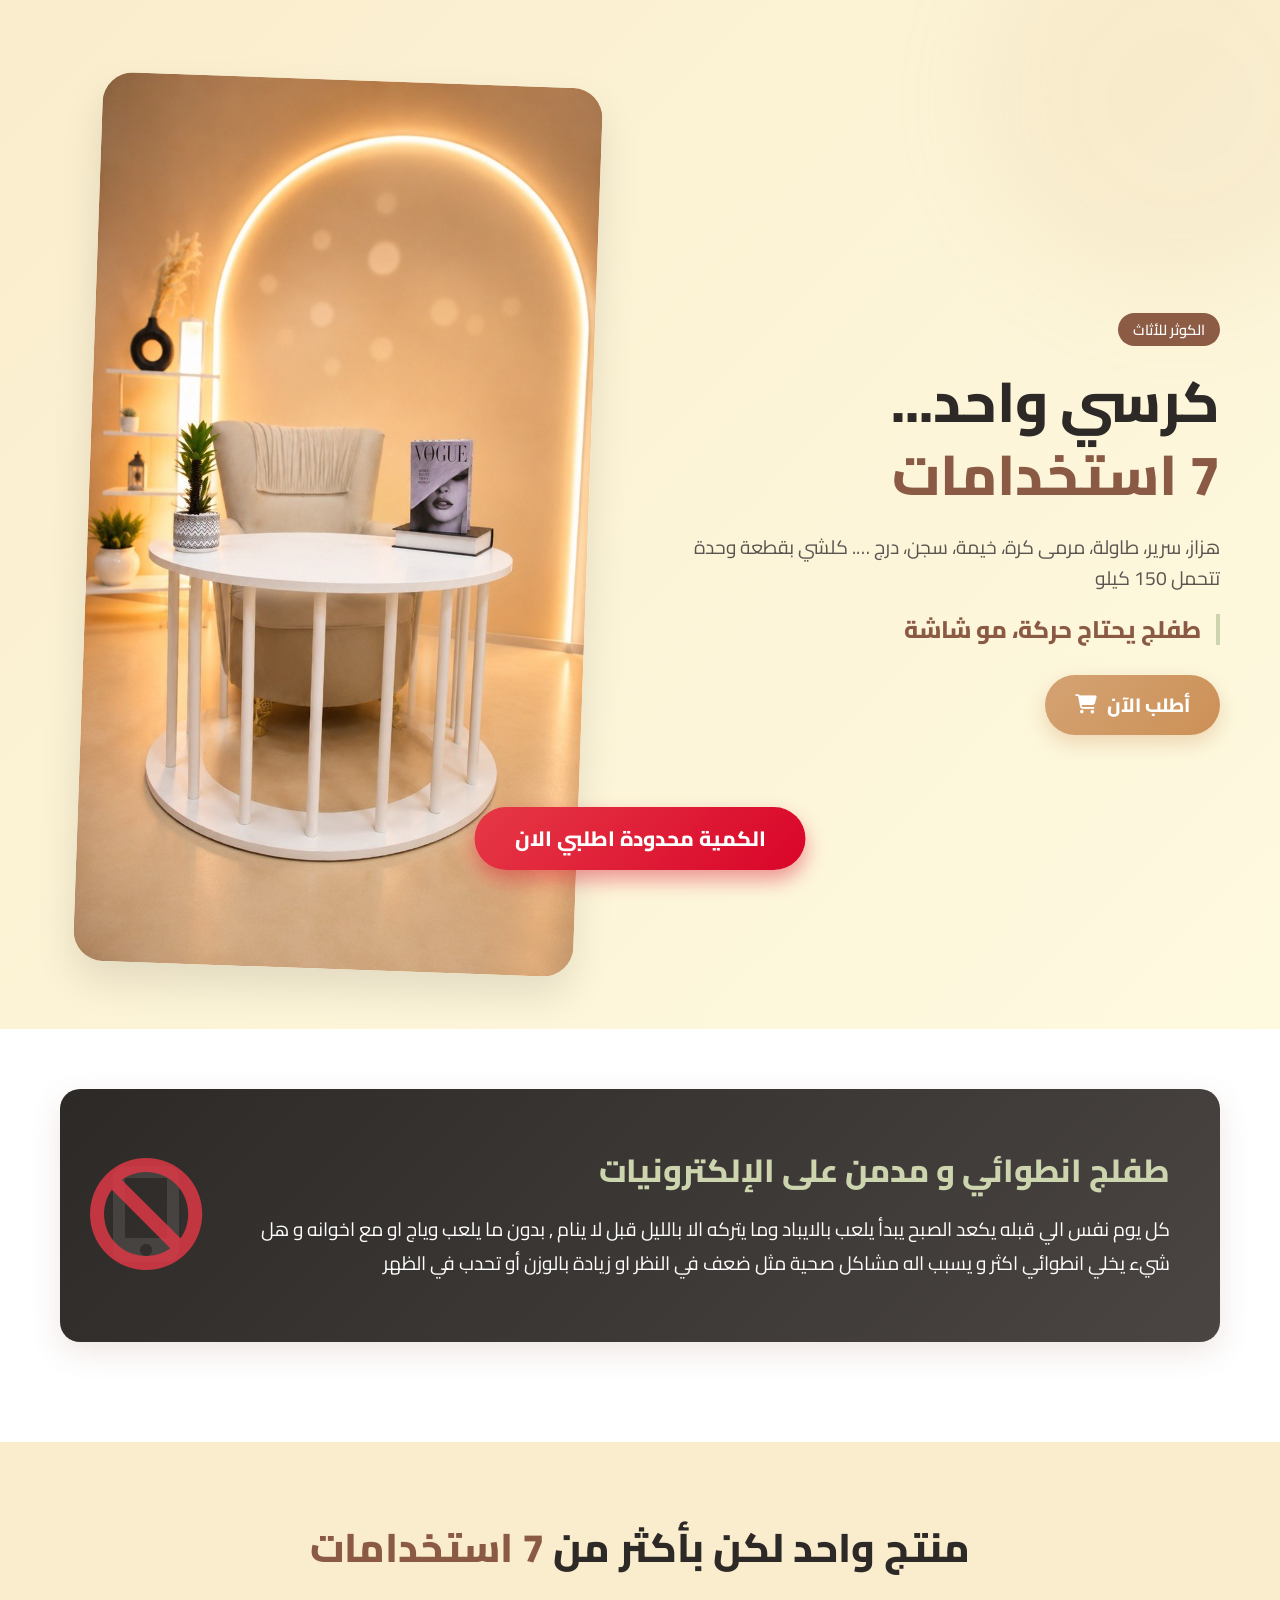
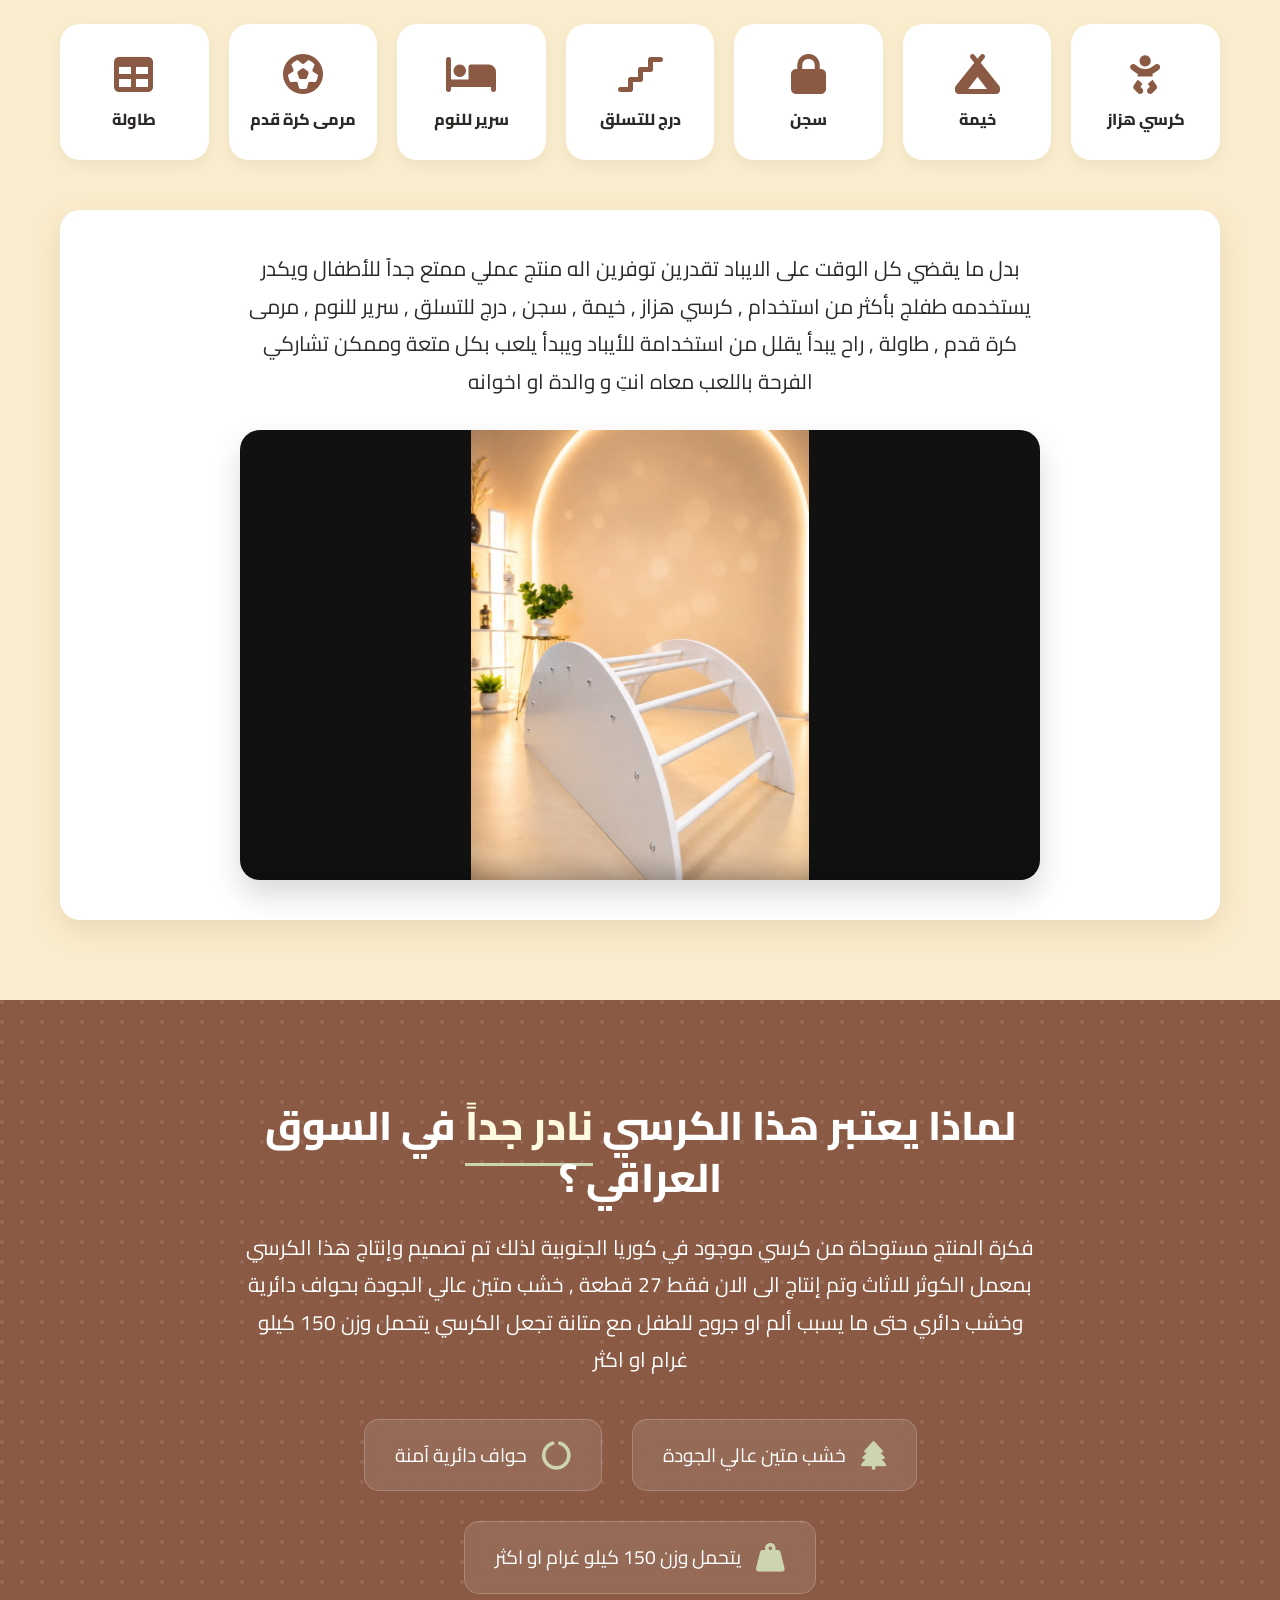
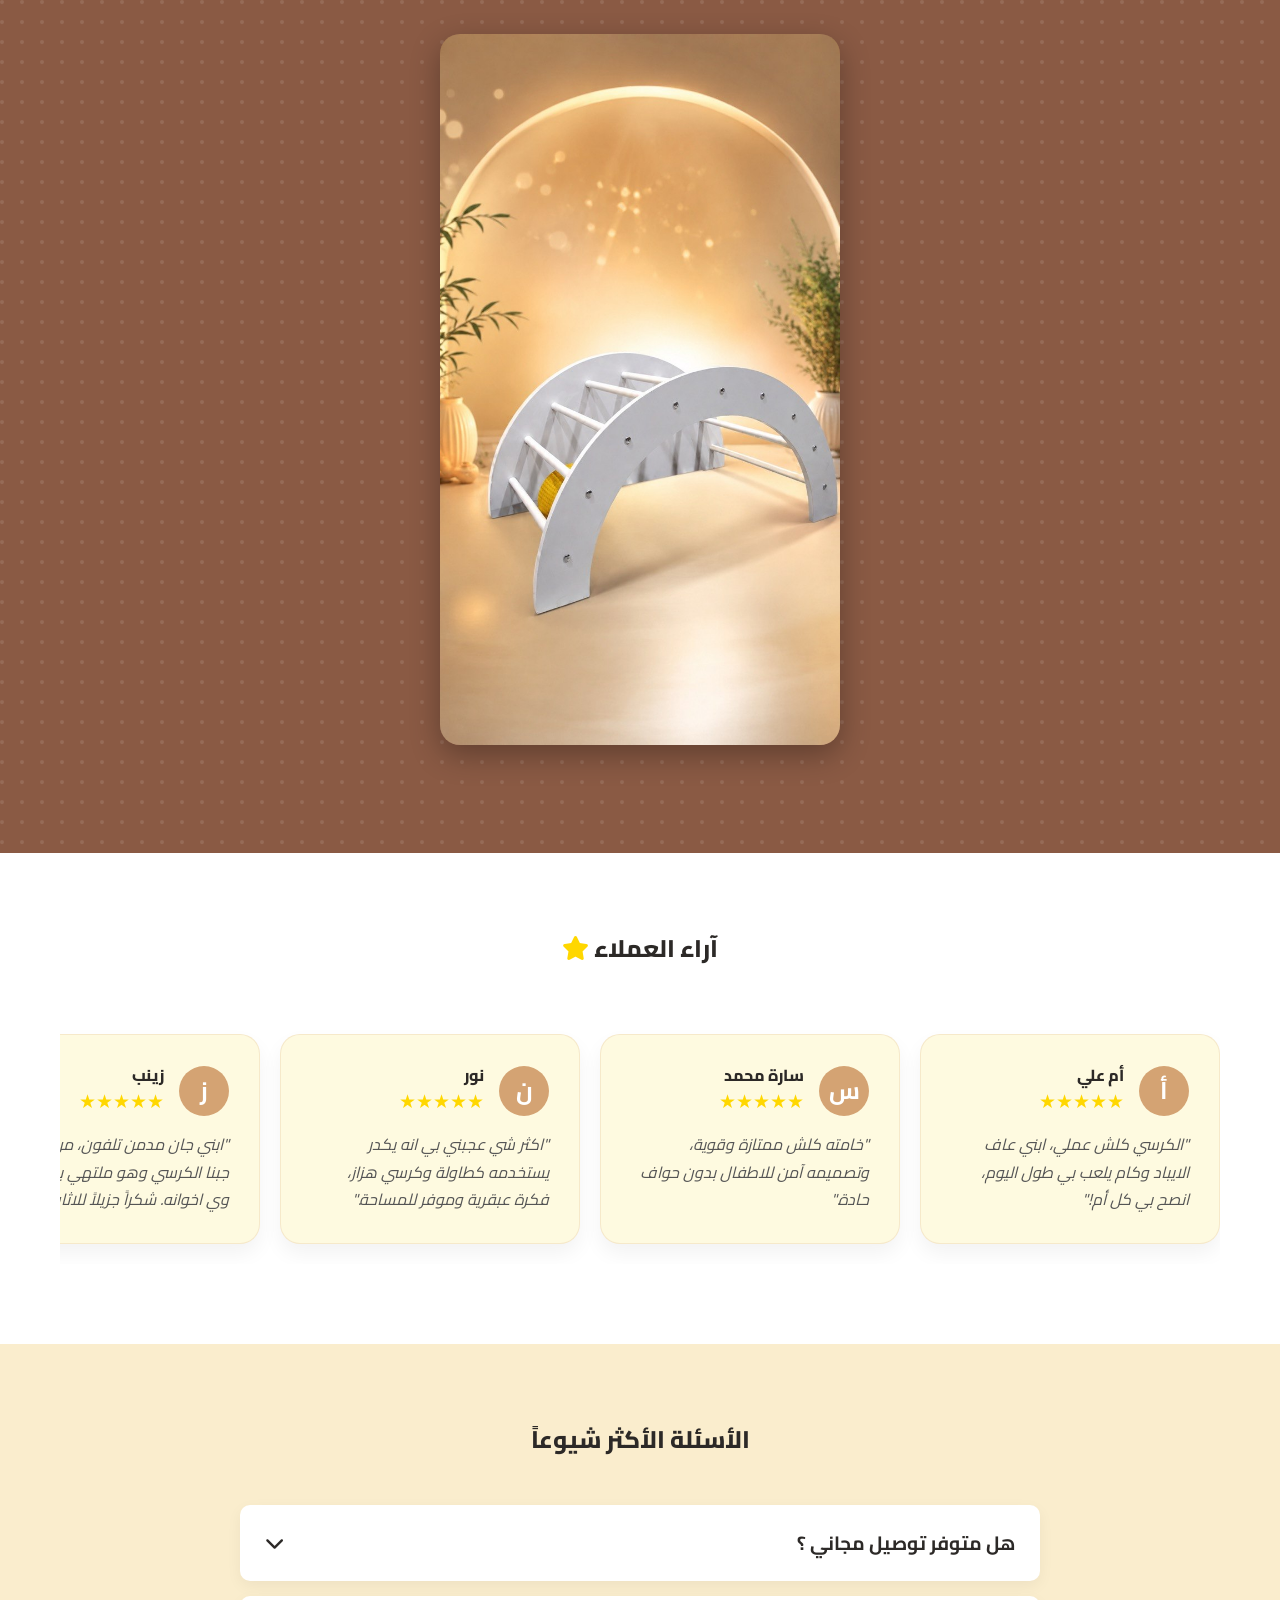
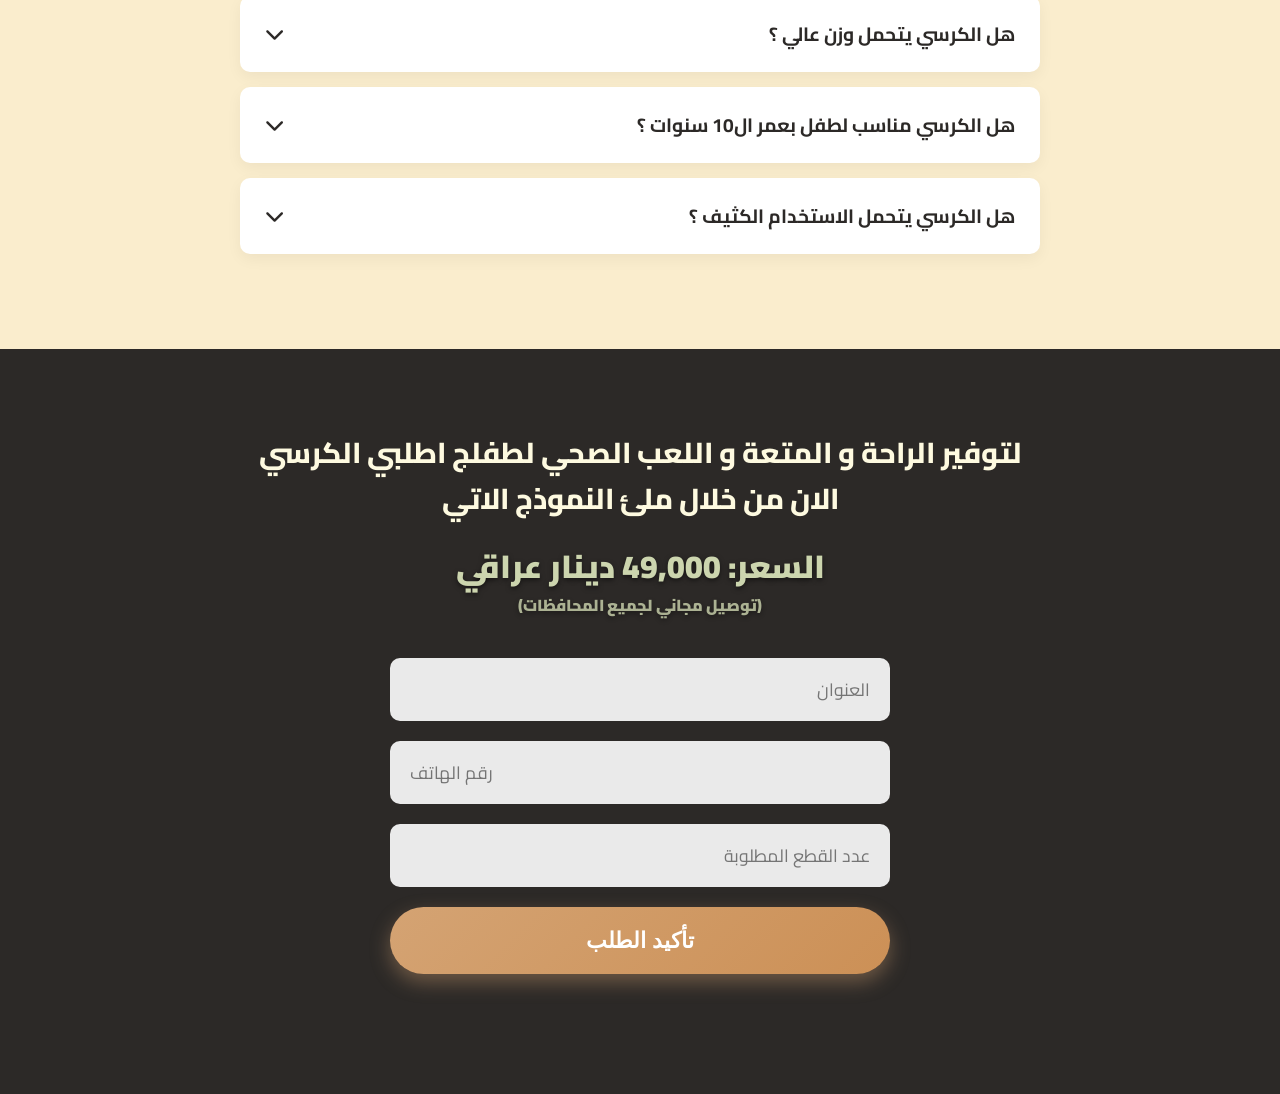
<file: index.html>
<!DOCTYPE html>
<html lang="ar" dir="rtl">
<head>
    <meta charset="UTF-8">
    <meta name="viewport" content="width=device-width, initial-scale=1.0">
    <title>صفحة هبوط الكوثر للأثاث ( كرسي الاطفال )</title>
    <meta name="description" content="كرسي واحد... 7 استخدامات. هزاز، سرير، طاولة، مرمى كرة، خيمة، سجن، درج.">
    <link href="https://fonts.googleapis.com/css2?family=Cairo:wght@400;600;800&display=swap" rel="stylesheet">
    <link rel="stylesheet" href="style.css">
    <!-- FontAwesome for icons -->
    <link rel="stylesheet" href="https://cdnjs.cloudflare.com/ajax/libs/font-awesome/6.4.0/css/all.min.css">
    
    <!-- Meta Pixel Code -->
    <script>
    !function(f,b,e,v,n,t,s)
    {if(f.fbq)return;n=f.fbq=function(){n.callMethod?
    n.callMethod.apply(n,arguments):n.queue.push(arguments)};
    if(!f._fbq)f._fbq=n;n.push=n;n.loaded=!0;n.version='2.0';
    n.queue=[];t=b.createElement(e);t.async=!0;
    t.src=v;s=b.getElementsByTagName(e)[0];
    s.parentNode.insertBefore(t,s)}(window, document,'script',
    'https://connect.facebook.net/en_US/fbevents.js');
    fbq('init', '29281560111445376');
    fbq('track', 'PageView');
    </script>
    <noscript><img height="1" width="1" style="display:none"
    src="https://www.facebook.com/tr?id=29281560111445376&ev=PageView&noscript=1"
    /></noscript>
    <!-- End Meta Pixel Code -->
</head>
<body>
    <!-- Header -->
    <header class="hero">
        <div class="container hero-content">
            <div class="hero-text">
                <span class="badge">الكوثر للأثاث</span>
                <h1>كرسي واحد... <span class="highlight">7 استخدامات</span></h1>
                <p class="subtitle">هزاز، سرير، طاولة، مرمى كرة، خيمة، سجن، درج …. كلشي بقطعة وحدة تتحمل 150 كيلو</p>
                <h3 class="slogan">طفلج يحتاج حركة، مو شاشة</h3>
                <a href="#order" class="btn btn-primary hide-on-mobile">أطلب الآن <i class="fas fa-shopping-cart"></i></a>
            </div>
            <div class="hero-image">
                <img src="photo_1_2026-08-29_02-19-34.jpg" alt="كرسي الاطفال متعدد الاستخدامات">
            </div>
        </div>
    </header>

    <!-- Problem Section -->
    <section class="problem-section">
        <div class="container">
            <div class="problem-card">
                <div class="problem-text">
                    <h2>طفلج انطوائي و مدمن على الإلكترونيات</h2>
                    <p>كل يوم نفس الي قبله يكعد الصبح يبدأ يلعب بالايباد وما يتركه الا بالليل قبل لا ينام , بدون ما يلعب وياج او مع اخوانه و هل شيء يخلي انطوائي اكثر و يسبب اله مشاكل صحية مثل ضعف في النظر او زيادة بالوزن أو تحدب في الظهر</p>
                </div>
                <div class="problem-icon">
                    <i class="fas fa-mobile-alt broken-icon"></i>
                </div>
            </div>
        </div>
    </section>

    <!-- Solution Section -->
    <section class="solution-section">
        <div class="container">
            <div class="section-title">
                <h2>منتج واحد لكن بأكثر من <span class="highlight">7 استخدامات</span></h2>
            </div>
            
            <div class="features-grid">
                <div class="feature">
                    <i class="fas fa-baby"></i>
                    <h4>كرسي هزاز</h4>
                </div>
                <div class="feature">
                    <i class="fas fa-campground"></i>
                    <h4>خيمة</h4>
                </div>
                <div class="feature">
                    <i class="fas fa-lock"></i>
                    <h4>سجن</h4>
                </div>
                <div class="feature">
                    <i class="fas fa-stairs"></i>
                    <h4>درج للتسلق</h4>
                </div>
                <div class="feature">
                    <i class="fas fa-bed"></i>
                    <h4>سرير للنوم</h4>
                </div>
                <div class="feature">
                    <i class="fas fa-futbol"></i>
                    <h4>مرمى كرة قدم</h4>
                </div>
                <div class="feature">
                    <i class="fas fa-table"></i>
                    <h4>طاولة</h4>
                </div>
            </div>

            <div class="solution-content">
                <p class="description">
                    بدل ما يقضي كل الوقت على الايباد تقدرين توفرين اله منتج عملي ممتع جداً للأطفال ويكدر يستخدمه طفلج بأكثر من استخدام , كرسي هزاز , خيمة , سجن , درج للتسلق , سرير للنوم , مرمى كرة قدم , طاولة , راح يبدأ يقلل من استخدامة للأيباد ويبدأ يلعب بكل متعة وممكن تشاركي الفرحة باللعب معاه انتِ و والدة او اخوانه
                </p>
                
                <div class="video-container" style="background: #111; box-shadow: 0 15px 30px rgba(0,0,0,0.15); display: flex; justify-content: center; align-items: center; border-radius: 20px; overflow: hidden; padding: 0;">
                    <video controls class="product-video" poster="photo_2_2026-08-29_02-19-35.jpg" style="width: 100%; max-height: 600px; object-fit: contain; outline: none; border-radius: 20px;">
                        <source src="IMG_5655.MP4" type="video/mp4">
                        متصفحك لا يدعم تشغيل الفيديو.
                    </video>
                </div>
            </div>
        </div>
    </section>

    <!-- Rarity Section -->
    <section class="rarity-section">
        <div class="container">
            <div class="rarity-content">
                <h2>لماذا يعتبر هذا الكرسي <span class="highlight-white">نادر جداً</span> في السوق العراقي ؟</h2>
                <p>فكرة المنتج مستوحاة من كرسي موجود في كوريا الجنوبية لذلك تم تصميم وإنتاج هذا الكرسي بمعمل الكوثر للاثاث وتم إنتاج الى الان فقط 27 قطعة , خشب متين عالي الجودة بحواف دائرية وخشب دائري حتى ما يسبب ألم او جروح للطفل مع متانة تجعل الكرسي يتحمل وزن 150 كيلو غرام او اكثر</p>
                <div class="specs">
                    <div class="spec-item">
                        <i class="fas fa-tree"></i>
                        <span>خشب متين عالي الجودة</span>
                    </div>
                    <div class="spec-item">
                        <i class="fas fa-circle-notch"></i>
                        <span>حواف دائرية آمنة</span>
                    </div>
                    <div class="spec-item">
                        <i class="fas fa-weight-hanging"></i>
                        <span>يتحمل وزن 150 كيلو غرام او اكثر</span>
                    </div>
                </div>
                <div style="margin-top: 40px;">
                    <img src="photo_3_2026-08-29_02-19-35.jpg" alt="تصميم الكرسي" style="width: 100%; max-width: 400px; border-radius: 20px; box-shadow: 0 10px 30px rgba(0,0,0,0.3);">
                </div>
            </div>
        </div>
    </section>

    <!-- Reviews Section -->
    <section class="reviews-section">
        <div class="container">
            <h2 class="section-title">آراء العملاء <i class="fas fa-star" style="color: gold;"></i></h2>
            <div class="reviews-carousel">
                <div class="review-card">
                    <div class="review-header">
                        <div class="avatar">أ</div>
                        <div>
                            <h4>أم علي</h4>
                            <div class="stars">★★★★★</div>
                        </div>
                    </div>
                    <p>"الكرسي كلش عملي، ابني عاف الايباد وكام يلعب بي طول اليوم، انصح بي كل أم!"</p>
                </div>
                <div class="review-card">
                    <div class="review-header">
                        <div class="avatar">س</div>
                        <div>
                            <h4>سارة محمد</h4>
                            <div class="stars">★★★★★</div>
                        </div>
                    </div>
                    <p>"خامته كلش ممتازة وقوية، وتصميمه آمن للاطفال بدون حواف حادة."</p>
                </div>
                <div class="review-card">
                    <div class="review-header">
                        <div class="avatar">ن</div>
                        <div>
                            <h4>نور</h4>
                            <div class="stars">★★★★★</div>
                        </div>
                    </div>
                    <p>"اكثر شي عجبني بي انه يكدر يستخدمه كطاولة وكرسي هزاز، فكرة عبقرية وموفر للمساحة."</p>
                </div>
                <div class="review-card">
                    <div class="review-header">
                        <div class="avatar">ز</div>
                        <div>
                            <h4>زينب</h4>
                            <div class="stars">★★★★★</div>
                        </div>
                    </div>
                    <p>"ابني جان مدمن تلفون، من يوم ما جبنا الكرسي وهو ملتهي بي ويلعب وي اخوانه. شكراً جزيلاً للاثاث الكوثر."</p>
                </div>
                <div class="review-card">
                    <div class="review-header">
                        <div class="avatar">م</div>
                        <div>
                            <h4>مريم</h4>
                            <div class="stars">★★★★★</div>
                        </div>
                    </div>
                    <p>"التوصيل جان سريع، والمنتج مطابق للصورة واكثر. متانة 10/10."</p>
                </div>
            </div>
        </div>
    </section>

    <!-- FAQ Section -->
    <section class="faq-section">
        <div class="container">
            <h2 class="section-title">الأسئلة الأكثر شيوعاً</h2>
            
            <div class="faq-container">
                <div class="faq-item">
                    <button class="faq-question">
                        هل متوفر توصيل مجاني ؟
                        <i class="fas fa-chevron-down"></i>
                    </button>
                    <div class="faq-answer">
                        <p>نعم متوفر توصيل مجاني لجميع محافظات العراق.</p>
                    </div>
                </div>
                
                <div class="faq-item">
                    <button class="faq-question">
                        هل الكرسي يتحمل وزن عالي ؟
                        <i class="fas fa-chevron-down"></i>
                    </button>
                    <div class="faq-answer">
                        <p>الكرسي يتحمل وزن يصل إلى 150 كيلو غرام.</p>
                    </div>
                </div>
                
                <div class="faq-item">
                    <button class="faq-question">
                        هل الكرسي مناسب لطفل بعمر ال10 سنوات ؟
                        <i class="fas fa-chevron-down"></i>
                    </button>
                    <div class="faq-answer">
                        <p>نعم الكرسي مناسب للاطفال من عمر 3 إلى 13 سنة.</p>
                    </div>
                </div>
                
                <div class="faq-item">
                    <button class="faq-question">
                        هل الكرسي يتحمل الاستخدام الكثيف ؟
                        <i class="fas fa-chevron-down"></i>
                    </button>
                    <div class="faq-answer">
                        <p>بالتأكيد الكرسي مصنوع من اجود انواع الخشب ويتحمل استخدام يصل إلى 15 سنة.</p>
                    </div>
                </div>
            </div>
        </div>
    </section>

    <!-- Footer CTA -->
    <footer id="order" class="footer">
        <div class="container">
            <h2 class="order-title">لتوفير الراحة و المتعة و اللعب الصحي لطفلج اطلبي الكرسي الان من خلال ملئ النموذج الاتي</h2>
            
            <div class="footer-price-tag">السعر: 49,000 دينار عراقي <span style="font-size: 1rem; opacity: 0.8; display: block;">(توصيل مجاني لجميع المحافظات)</span></div>
            
            <form class="order-form" id="orderForm">
                <input type="text" id="address" name="العنوان" placeholder="العنوان" required>
                <input type="tel" id="phone" name="رقم الهاتف" placeholder="رقم الهاتف" required>
                <input type="number" id="quantity" name="الكمية" placeholder="عدد القطع المطلوبة" min="1" required>
                <button type="submit" class="btn btn-primary btn-large">تأكيد الطلب</button>
            </form>

            <div id="successMessage" class="success-message" style="display: none;">
                <i class="fas fa-check-circle success-icon"></i>
                <h3>تمت عملية الطلب بنجاح</h3>
            </div>
        </div>
    </footer>

    <!-- Sticky CTA -->
    <a href="#order" class="sticky-cta">الكمية محدودة اطلبي الان</a>

    <script src="script.js?v=3"></script>
</body>
</html>
</file>
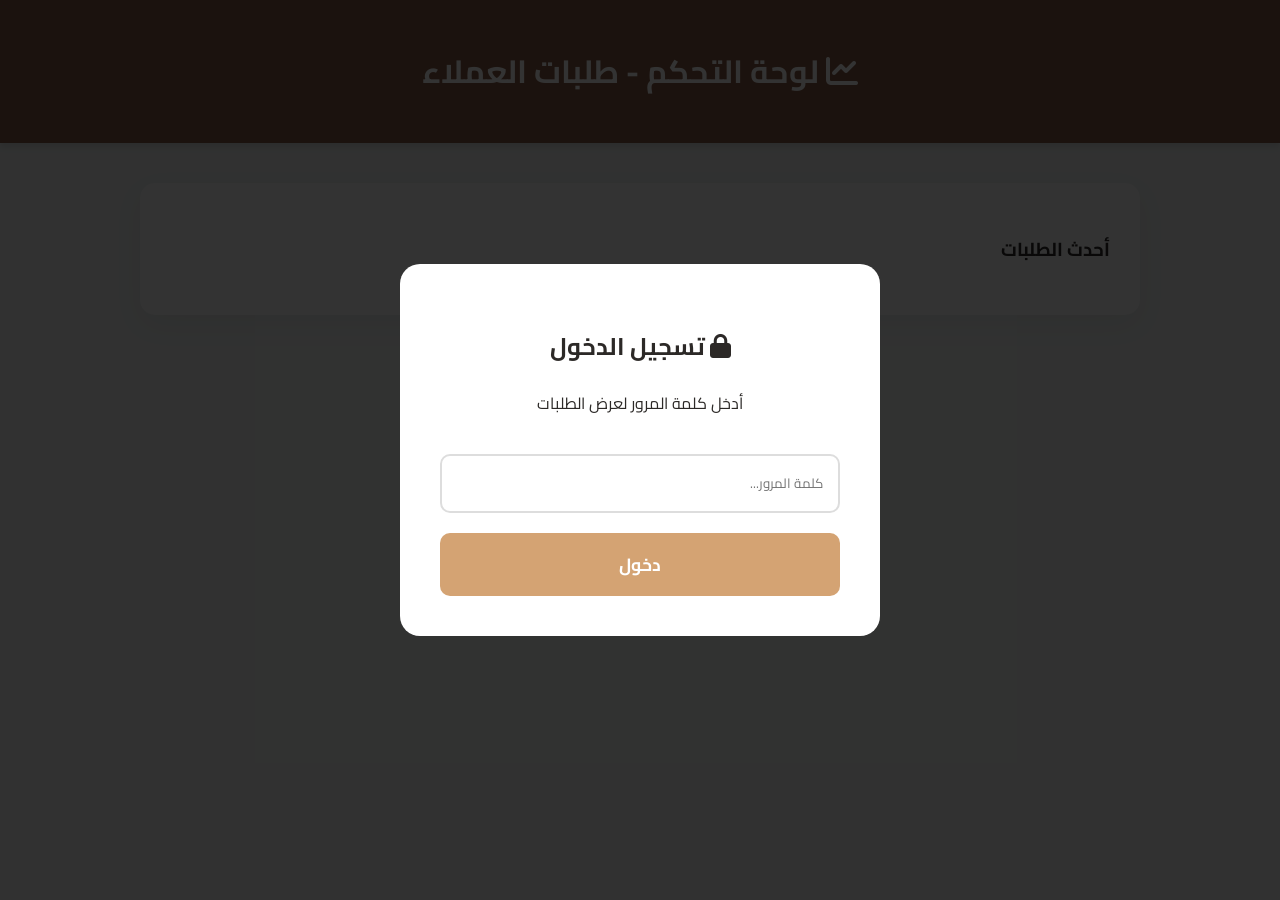
<file: admin.html>
<!DOCTYPE html>
<html lang="ar" dir="rtl">
<head>
    <meta charset="UTF-8">
    <meta name="viewport" content="width=device-width, initial-scale=1.0">
    <title>لوحة التحكم - الطلبات</title>
    <link href="https://fonts.googleapis.com/css2?family=Cairo:wght@400;600;800&display=swap" rel="stylesheet">
    <link rel="stylesheet" href="https://cdnjs.cloudflare.com/ajax/libs/font-awesome/6.4.0/css/all.min.css">
    <style>
        :root {
            --primary: #d4a373;
            --primary-dark: #cc9056;
            --secondary: #8a5a44;
            --bg-light: #fdfbf7;
            --text-dark: #2c2927;
        }
        body {
            font-family: 'Cairo', sans-serif;
            background-color: #f4f7f6;
            color: var(--text-dark);
            margin: 0;
            padding: 0;
        }
        .header {
            background-color: var(--secondary);
            color: white;
            padding: 20px;
            text-align: center;
            box-shadow: 0 4px 6px rgba(0,0,0,0.1);
        }
        .container {
            max-width: 1000px;
            margin: 40px auto;
            padding: 0 20px;
        }
        .card {
            background: white;
            border-radius: 15px;
            padding: 30px;
            box-shadow: 0 10px 30px rgba(0,0,0,0.05);
        }
        table {
            width: 100%;
            border-collapse: collapse;
            margin-top: 20px;
        }
        th, td {
            padding: 15px;
            text-align: right;
            border-bottom: 1px solid #eee;
        }
        th {
            background-color: #f8f9fa;
            font-weight: 800;
            color: var(--secondary);
        }
        tr:hover {
            background-color: #fdfbf7;
        }
        .badge-success {
            background: #d4edda;
            color: #155724;
            padding: 5px 10px;
            border-radius: 20px;
            font-size: 0.9rem;
        }
        /* Login Overlay */
        #loginOverlay {
            position: fixed;
            top: 0; left: 0; width: 100%; height: 100%;
            background: rgba(0,0,0,0.8);
            display: flex;
            justify-content: center;
            align-items: center;
            z-index: 1000;
        }
        .login-box {
            background: white;
            padding: 40px;
            border-radius: 20px;
            text-align: center;
            width: 90%;
            max-width: 400px;
        }
        .login-box input {
            width: 100%;
            padding: 15px;
            margin: 20px 0;
            border: 2px solid #ddd;
            border-radius: 10px;
            font-family: inherit;
            box-sizing: border-box;
        }
        .login-box button {
            width: 100%;
            padding: 15px;
            background: var(--primary);
            color: white;
            border: none;
            border-radius: 10px;
            font-size: 1.1rem;
            cursor: pointer;
            font-family: inherit;
            font-weight: bold;
        }
        .loader {
            display: none;
            text-align: center;
            padding: 50px;
            font-size: 2rem;
            color: var(--primary);
        }
    </style>
</head>
<body>

    <!-- Login Overlay -->
    <div id="loginOverlay">
        <div class="login-box">
            <h2><i class="fas fa-lock"></i> تسجيل الدخول</h2>
            <p>أدخل كلمة المرور لعرض الطلبات</p>
            <input type="password" id="passwordInput" placeholder="كلمة المرور...">
            <button onclick="checkPassword()">دخول</button>
            <p id="loginError" style="color: red; display: none; margin-top: 10px;">كلمة المرور خاطئة!</p>
        </div>
    </div>

    <!-- Admin Dashboard -->
    <div class="header">
        <h1><i class="fas fa-chart-line"></i> لوحة التحكم - طلبات العملاء</h1>
    </div>

    <div class="container">
        <div class="card">
            <h3>أحدث الطلبات</h3>
            
            <div id="loader" class="loader">
                <i class="fas fa-spinner fa-spin"></i> جاري جلب البيانات...
            </div>

            <div style="overflow-x: auto;">
                <table id="ordersTable" style="display: none;">
                    <thead>
                        <tr>
                            <th>م</th>
                            <th>التاريخ</th>
                            <th>العنوان</th>
                            <th>رقم الهاتف</th>
                            <th>الكمية</th>
                            <th>الحالة</th>
                        </tr>
                    </thead>
                    <tbody id="ordersBody">
                        <!-- Orders will be injected here -->
                    </tbody>
                </table>
            </div>
            <p id="noOrders" style="display: none; text-align: center; color: #777; margin-top: 20px;">لا توجد طلبات بعد.</p>
        </div>
    </div>

    <script>
        // --- ⚠️ إعدادات لوحة التحكم ---
        const ADMIN_PASSWORD = "123456"; // كلمة المرور
        // ✅ رابط جوجل شيت Web App
        const GOOGLE_SHEET_URL = "https://script.google.com/macros/s/AKfycbwZKoOvZeYbImuRbPVZrmaouCTtXx7qIWS2kWhqWKsBDn1CS2AnYICJ6zJAN07sDW18/exec"; 

        function checkPassword() {
            const pass = document.getElementById('passwordInput').value;
            if (pass === ADMIN_PASSWORD) {
                document.getElementById('loginOverlay').style.display = 'none';
                fetchOrders();
            } else {
                document.getElementById('loginError').style.display = 'block';
            }
        }

        // Add Enter key listener
        document.getElementById('passwordInput').addEventListener('keypress', function (e) {
            if (e.key === 'Enter') {
                checkPassword();
            }
        });

        // ✅ رابط قراءة الشيت مباشرة بدون أي أخطاء أو CORS
        const SHEET_GVIZ_URL = "https://docs.google.com/spreadsheets/d/1pC2fZdh095Z9KNRDtr4DdfxX4ikay3irFl5LolJkrjM/gviz/tq?tqx=out:json";

        function fetchOrders() {
            document.getElementById('loader').style.display = 'block';
            document.getElementById('noOrders').style.display = 'none';
            document.getElementById('ordersTable').style.display = 'none';
            const tbody = document.getElementById('ordersBody');
            tbody.innerHTML = '';

            fetch(SHEET_GVIZ_URL)
                .then(res => res.text())
                .then(text => {
                    document.getElementById('loader').style.display = 'none';
                    // استخراج الـ JSON من رد جوجل
                    const jsonStart = text.indexOf('{');
                    const jsonEnd = text.lastIndexOf('}') + 1;
                    const data = JSON.parse(text.substring(jsonStart, jsonEnd));
                    
                    const rows = data.table && data.table.rows ? data.table.rows : [];
                    
                    if (rows.length === 0) {
                        document.getElementById('noOrders').style.display = 'block';
                        return;
                    }

                    document.getElementById('ordersTable').style.display = 'table';
                    
                    // عكس الترتيب لعرض الأحدث أولاً
                    const reversedRows = [...rows].reverse();
                    let count = 1;

                    reversedRows.forEach(row => {
                        const c = row.c || [];
                        const dateVal = c[0] ? (c[0].f || c[0].v || '') : '';
                        const addressVal = c[1] ? (c[1].v || '') : '';
                        const phoneVal = c[2] ? (c[2].f || c[2].v || '') : '';
                        const qtyVal = c[3] ? (c[3].f || c[3].v || '1') : '1';

                        // تخطي الصفوف الفارغة
                        if (!addressVal && !phoneVal) return;

                        let dateStr = dateVal;
                        if (typeof dateVal === 'string' && dateVal.startsWith('Date(')) {
                            const parts = dateVal.match(/\d+/g);
                            if (parts) {
                                const d = new Date(parts[0], parts[1], parts[2]);
                                dateStr = d.toLocaleDateString('ar-EG');
                            }
                        }

                        const tr = document.createElement('tr');
                        tr.innerHTML = `
                            <td>${count++}</td>
                            <td>${dateStr || 'غير متوفر'}</td>
                            <td>${addressVal || '-'}</td>
                            <td dir="ltr" style="text-align: right;">${phoneVal || '-'}</td>
                            <td>${qtyVal}</td>
                            <td><span class="badge-success">طلب جديد</span></td>
                        `;
                        tbody.appendChild(tr);
                    });

                    if (tbody.children.length === 0) {
                        document.getElementById('ordersTable').style.display = 'none';
                        document.getElementById('noOrders').style.display = 'block';
                    }
                })
                .catch(err => {
                    document.getElementById('loader').style.display = 'none';
                    console.error('Error loading sheet:', err);
                    alert('حدث خطأ أثناء جلب الطلبات من الشيت. تأكد من اتصال الإنترنت.');
                });
        }
    </script>
</body>
</html>
</file>
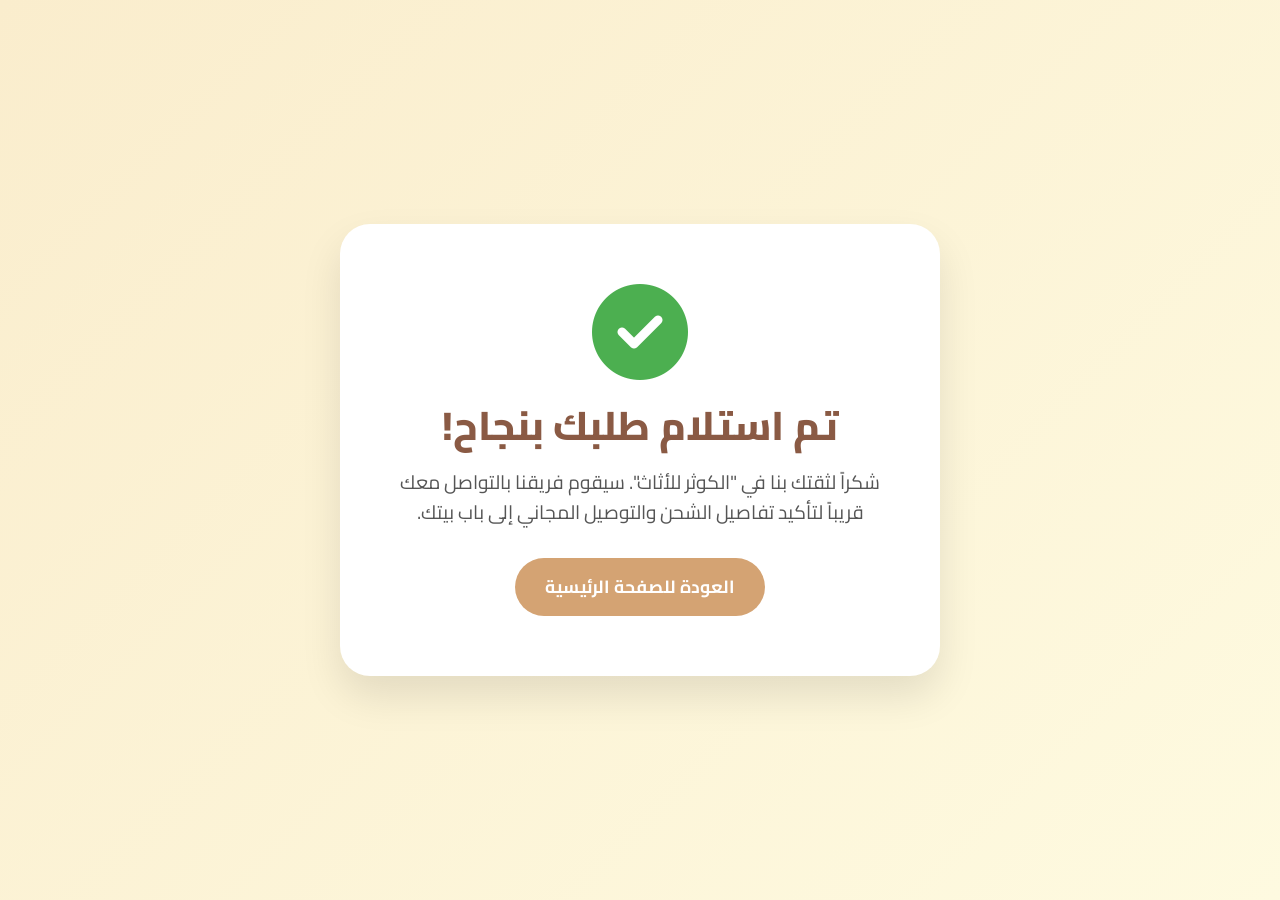
<file: thankyou.html>
<!DOCTYPE html>
<html lang="ar" dir="rtl">
<head>
    <meta charset="UTF-8">
    <meta name="viewport" content="width=device-width, initial-scale=1.0">
    <title>تم الطلب بنجاح - الكوثر للأثاث</title>
    <link href="https://fonts.googleapis.com/css2?family=Cairo:wght@400;600;800&display=swap" rel="stylesheet">
    <link rel="stylesheet" href="style.css">
    <link rel="stylesheet" href="https://cdnjs.cloudflare.com/ajax/libs/font-awesome/6.4.0/css/all.min.css">
    
    <!-- Meta Pixel Code -->
    <script>
    !function(f,b,e,v,n,t,s)
    {if(f.fbq)return;n=f.fbq=function(){n.callMethod?
    n.callMethod.apply(n,arguments):n.queue.push(arguments)};
    if(!f._fbq)f._fbq=n;n.push=n;n.loaded=!0;n.version='2.0';
    n.queue=[];t=b.createElement(e);t.async=!0;
    t.src=v;s=b.getElementsByTagName(e)[0];
    s.parentNode.insertBefore(t,s)}(window, document,'script',
    'https://connect.facebook.net/en_US/fbevents.js');
    fbq('init', '29281560111445376');
    fbq('track', 'PageView');
    fbq('track', 'Lead');
    fbq('track', 'Purchase', {currency: "IQD", value: 49000.00});
    </script>
    <noscript><img height="1" width="1" style="display:none"
    src="https://www.facebook.com/tr?id=29281560111445376&ev=PageView&noscript=1"
    /></noscript>
    <!-- End Meta Pixel Code -->
    
    <style>
        body {
            display: flex;
            align-items: center;
            justify-content: center;
            min-height: 100vh;
            background: linear-gradient(135deg, var(--bg-cream) 0%, var(--bg-light) 100%);
            margin: 0;
            padding: 20px;
        }
        .thankyou-container {
            background: white;
            padding: 60px 40px;
            border-radius: 30px;
            text-align: center;
            box-shadow: 0 20px 40px rgba(0,0,0,0.1);
            max-width: 600px;
            width: 100%;
            animation: fadeIn 0.8s ease;
        }
        .check-icon {
            font-size: 6rem;
            color: #4CAF50;
            margin-bottom: 20px;
        }
        .thankyou-container h1 {
            color: var(--secondary);
            font-size: 2.5rem;
            margin-bottom: 15px;
        }
        .thankyou-container p {
            font-size: 1.2rem;
            color: #555;
            margin-bottom: 30px;
            line-height: 1.6;
        }
        .back-btn {
            display: inline-block;
            background: var(--primary);
            color: white;
            padding: 15px 30px;
            border-radius: 50px;
            text-decoration: none;
            font-weight: bold;
            font-size: 1.1rem;
            transition: all 0.3s;
        }
        .back-btn:hover {
            background: var(--primary-dark);
            transform: translateY(-3px);
            box-shadow: 0 10px 20px rgba(212, 163, 115, 0.4);
        }
    </style>
</head>
<body>
    <div class="thankyou-container">
        <i class="fas fa-check-circle check-icon"></i>
        <h1>تم استلام طلبك بنجاح!</h1>
        <p>شكراً لثقتك بنا في "الكوثر للأثاث". سيقوم فريقنا بالتواصل معك قريباً لتأكيد تفاصيل الشحن والتوصيل المجاني إلى باب بيتك.</p>
        <a href="index.html" class="back-btn">العودة للصفحة الرئيسية</a>
    </div>
</body>
</html>
</file>
<file: style.css>
:root {
    --primary: #d4a373;
    --primary-dark: #cc9056;
    --secondary: #8a5a44;
    --accent: #ccd5ae;
    --bg-light: #fefae0;
    --bg-cream: #faedcd;
    --text-dark: #2c2927;
    --text-light: #fefae0;
    --shadow: 0 10px 30px rgba(138, 90, 68, 0.15);
    --border-radius: 20px;
    --transition: all 0.3s ease;
}

* {
    margin: 0;
    padding: 0;
    box-sizing: border-box;
}

body {
    font-family: 'Cairo', sans-serif;
    background-color: var(--bg-light);
    color: var(--text-dark);
    line-height: 1.6;
    overflow-x: hidden;
}

.container {
    max-width: 1200px;
    margin: 0 auto;
    padding: 0 20px;
}

h1, h2, h3, h4 {
    font-weight: 800;
    line-height: 1.3;
}

.highlight {
    color: var(--secondary);
    position: relative;
    display: inline-block;
}

.highlight::after {
    content: '';
    position: absolute;
    bottom: 5px;
    left: 0;
    width: 100%;
    height: 8px;
    background-color: var(--accent);
    z-index: -1;
    border-radius: 4px;
}

.highlight-white {
    color: var(--bg-light);
    border-bottom: 3px solid var(--accent);
}

.section-title {
    text-align: center;
    margin-bottom: 50px;
}

.section-title h2 {
    font-size: 2.5rem;
    margin-bottom: 15px;
}

.btn {
    display: inline-flex;
    align-items: center;
    justify-content: center;
    gap: 10px;
    padding: 15px 30px;
    border-radius: 50px;
    font-size: 1.2rem;
    font-weight: 800;
    text-decoration: none;
    cursor: pointer;
    transition: var(--transition);
    border: none;
    box-shadow: 0 8px 20px rgba(212, 163, 115, 0.4);
}

.btn-primary {
    background: linear-gradient(135deg, var(--primary), var(--primary-dark));
    color: white;
}

.btn-primary:hover {
    transform: translateY(-5px) scale(1.02);
    box-shadow: 0 12px 25px rgba(212, 163, 115, 0.6);
}

.btn-large {
    width: 100%;
    font-size: 1.4rem;
    padding: 20px;
}

/* Hero Section */
.hero {
    background: linear-gradient(135deg, var(--bg-cream) 0%, var(--bg-light) 100%);
    padding: 80px 0 60px;
    position: relative;
    overflow: hidden;
}

.hero::before {
    content: '';
    position: absolute;
    top: -100px;
    right: -100px;
    width: 400px;
    height: 400px;
    background: var(--primary);
    opacity: 0.1;
    border-radius: 50%;
    filter: blur(50px);
}

.hero-content {
    display: flex;
    align-items: center;
    gap: 50px;
}

.hero-text {
    flex: 1;
    animation: slideInRight 1s ease;
}

.badge {
    background-color: var(--secondary);
    color: white;
    padding: 5px 15px;
    border-radius: 20px;
    font-weight: 600;
    font-size: 0.9rem;
    display: inline-block;
    margin-bottom: 20px;
}

.hero-text h1 {
    font-size: 3.5rem;
    margin-bottom: 20px;
}

.hero-text .subtitle {
    font-size: 1.2rem;
    margin-bottom: 20px;
    color: #5a5451;
}

.hero-price {
    display: inline-block;
    background: white;
    padding: 10px 25px;
    border-radius: 50px;
    margin-bottom: 25px;
    box-shadow: 0 10px 20px rgba(0,0,0,0.05);
    border: 2px solid var(--accent);
}

.price-label {
    font-size: 1.1rem;
    color: var(--secondary);
    font-weight: bold;
    margin-left: 10px;
}

.price-amount {
    font-size: 2rem;
    font-weight: 900;
    color: #d90429;
}

.price-currency {
    font-size: 1rem;
    color: #555;
    margin-right: 5px;
    font-weight: bold;
}

.slogan {
    font-size: 1.5rem;
    color: var(--secondary);
    margin-bottom: 30px;
    padding-right: 15px;
    border-right: 4px solid var(--accent);
}

.hero-image {
    flex: 1;
    position: relative;
    animation: fadeIn 1.2s ease;
}

.hero-image img {
    width: 100%;
    max-width: 500px;
    display: block;
    margin: 0 auto;
    border-radius: 30px;
    box-shadow: 0 20px 40px rgba(0,0,0,0.1);
    transform: rotate(2deg);
    transition: var(--transition);
}

.hero-image img:hover {
    transform: rotate(0) scale(1.02);
}

/* Problem Section */
.problem-section {
    padding: 80px 0;
    background-color: white;
}

.problem-card {
    background: linear-gradient(135deg, #2c2927 0%, #4a4542 100%);
    color: white;
    border-radius: var(--border-radius);
    padding: 50px;
    display: flex;
    align-items: center;
    gap: 40px;
    box-shadow: var(--shadow);
    transform: translateY(-20px);
}

.problem-text h2 {
    font-size: 2rem;
    margin-bottom: 20px;
    color: var(--accent);
}

.problem-text p {
    font-size: 1.2rem;
    line-height: 1.8;
}

.problem-icon {
    font-size: 6rem;
    color: rgba(255,255,255,0.1);
}

.broken-icon {
    position: relative;
}
.broken-icon::after {
    content: '\f05e';
    font-family: 'Font Awesome 6 Free';
    font-weight: 900;
    position: absolute;
    top: 50%;
    left: 50%;
    transform: translate(-50%, -50%);
    color: #e63946;
    font-size: 7rem;
    opacity: 0.8;
}

/* Solution Section */
.solution-section {
    padding: 80px 0;
    background-color: var(--bg-cream);
}

.features-grid {
    display: grid;
    grid-template-columns: repeat(auto-fit, minmax(130px, 1fr));
    gap: 20px;
    margin-bottom: 50px;
}

.feature {
    background: white;
    padding: 30px 15px;
    border-radius: var(--border-radius);
    text-align: center;
    box-shadow: 0 5px 15px rgba(0,0,0,0.05);
    transition: var(--transition);
}

.feature:hover {
    transform: translateY(-10px);
    box-shadow: 0 15px 30px rgba(212, 163, 115, 0.2);
    background: var(--primary);
    color: white;
}

.feature i {
    font-size: 2.5rem;
    margin-bottom: 15px;
    color: var(--secondary);
    transition: var(--transition);
}

.feature:hover i {
    color: white;
}

.solution-content {
    background: white;
    border-radius: var(--border-radius);
    padding: 40px;
    box-shadow: var(--shadow);
    display: flex;
    flex-direction: column;
    align-items: center;
    gap: 30px;
}

.solution-content .description {
    font-size: 1.3rem;
    text-align: center;
    max-width: 800px;
    line-height: 1.8;
}

.video-container {
    position: relative;
    width: 100%;
    max-width: 800px;
    border-radius: 20px;
    overflow: hidden;
    aspect-ratio: 16/9;
}

/* Rarity Section */
.rarity-section {
    padding: 100px 0;
    background: url('data:image/svg+xml;utf8,<svg width="100%" height="100%" xmlns="http://www.w3.org/2000/svg"><defs><pattern id="dots" width="20" height="20" patternUnits="userSpaceOnUse"><circle cx="2" cy="2" r="2" fill="rgba(255,255,255,0.1)"/></pattern></defs><rect width="100%" height="100%" fill="%238a5a44"/><rect width="100%" height="100%" fill="url(%23dots)"/></svg>');
    background-color: var(--secondary);
    color: white;
    text-align: center;
}

.rarity-content {
    max-width: 800px;
    margin: 0 auto;
}

.rarity-content h2 {
    font-size: 2.5rem;
    margin-bottom: 25px;
}

.rarity-content p {
    font-size: 1.3rem;
    line-height: 1.8;
    margin-bottom: 40px;
}

.specs {
    display: flex;
    justify-content: center;
    gap: 30px;
    flex-wrap: wrap;
}

.spec-item {
    background: rgba(255,255,255,0.1);
    backdrop-filter: blur(10px);
    padding: 20px 30px;
    border-radius: 15px;
    display: flex;
    align-items: center;
    gap: 15px;
    font-size: 1.2rem;
    border: 1px solid rgba(255,255,255,0.2);
    transition: var(--transition);
}

.spec-item:hover {
    background: rgba(255,255,255,0.2);
    transform: translateY(-5px);
}

.spec-item i {
    font-size: 1.8rem;
    color: var(--accent);
}

/* Reviews Section */
.reviews-section {
    padding: 80px 0;
    background-color: white;
}

.reviews-carousel {
    display: flex;
    gap: 20px;
    overflow-x: auto;
    padding: 20px 5px;
    scroll-snap-type: x mandatory;
    scrollbar-width: none;
}

.reviews-carousel::-webkit-scrollbar {
    display: none;
}

.review-card {
    min-width: 300px;
    background: var(--bg-light);
    border-radius: var(--border-radius);
    padding: 30px;
    box-shadow: 0 10px 20px rgba(0,0,0,0.05);
    scroll-snap-align: start;
    border: 1px solid rgba(212, 163, 115, 0.2);
}

.review-header {
    display: flex;
    align-items: center;
    gap: 15px;
    margin-bottom: 15px;
}

.avatar {
    width: 50px;
    height: 50px;
    background: var(--primary);
    color: white;
    border-radius: 50%;
    display: flex;
    align-items: center;
    justify-content: center;
    font-size: 1.5rem;
    font-weight: bold;
}

.stars {
    color: gold;
    font-size: 1.2rem;
}

.review-card p {
    font-style: italic;
    color: #555;
    line-height: 1.7;
}

/* FAQ Section */
.faq-section {
    padding: 80px 0;
    background-color: var(--bg-cream);
}

.faq-container {
    max-width: 800px;
    margin: 0 auto;
}

.faq-item {
    background: white;
    margin-bottom: 15px;
    border-radius: 10px;
    overflow: hidden;
    box-shadow: 0 5px 15px rgba(0,0,0,0.05);
}

.faq-question {
    width: 100%;
    text-align: right;
    padding: 20px 25px;
    background: none;
    border: none;
    font-size: 1.2rem;
    font-weight: 700;
    font-family: inherit;
    color: var(--text-dark);
    cursor: pointer;
    display: flex;
    justify-content: space-between;
    align-items: center;
    transition: var(--transition);
}

.faq-question:hover {
    color: var(--primary);
}

.faq-question i {
    transition: transform 0.3s ease;
}

.faq-question.active i {
    transform: rotate(180deg);
}

.faq-answer {
    max-height: 0;
    overflow: hidden;
    transition: max-height 0.3s ease;
    background: #fdfbf7;
}

.faq-answer p {
    padding: 0 25px 20px;
    color: #555;
}

/* Footer CTA */
.footer {
    padding: 80px 0 120px;
    background: #2c2927;
    color: white;
    text-align: center;
}

.order-title {
    font-size: 1.8rem;
    line-height: 1.6;
    margin-bottom: 20px;
    color: var(--bg-light);
    max-width: 800px;
    margin-left: auto;
    margin-right: auto;
}

.footer-price-tag {
    font-size: 2rem;
    font-weight: 900;
    color: var(--accent);
    margin-bottom: 40px;
    text-shadow: 0 2px 5px rgba(0,0,0,0.5);
}

.success-message {
    background: white;
    color: #2c2927;
    padding: 40px;
    border-radius: var(--border-radius);
    max-width: 500px;
    margin: 0 auto;
    text-align: center;
    box-shadow: var(--shadow);
    animation: fadeIn 0.5s ease;
}

.success-icon {
    font-size: 5rem;
    color: #4CAF50;
    margin-bottom: 20px;
}

.success-message h3 {
    font-size: 1.8rem;
    color: #4CAF50;
}

/* Sticky CTA */
.sticky-cta {
    position: fixed;
    bottom: 30px;
    left: 50%;
    transform: translateX(-50%);
    background: linear-gradient(135deg, #e63946, #d90429);
    color: white;
    padding: 15px 40px;
    border-radius: 50px;
    font-size: 1.3rem;
    font-weight: 800;
    text-decoration: none;
    box-shadow: 0 10px 20px rgba(217, 4, 41, 0.4);
    z-index: 999;
    transition: var(--transition);
    white-space: nowrap;
    animation: bounce 2s infinite;
}

.sticky-cta:hover {
    background: linear-gradient(135deg, #d90429, #bc001d);
    transform: translateX(-50%) scale(1.05);
    color: white;
}

@keyframes bounce {
    0%, 20%, 50%, 80%, 100% {
        transform: translateX(-50%) translateY(0);
    }
    40% {
        transform: translateX(-50%) translateY(-15px);
    }
    60% {
        transform: translateX(-50%) translateY(-7px);
    }
}

.order-form {
    max-width: 500px;
    margin: 0 auto;
    display: flex;
    flex-direction: column;
    gap: 20px;
}

.order-form input,
.order-form select {
    width: 100%;
    padding: 15px 20px;
    border-radius: 10px;
    border: none;
    font-size: 1.1rem;
    font-family: inherit;
    background: rgba(255,255,255,0.9);
}

.order-form input:focus,
.order-form select:focus {
    outline: 2px solid var(--primary);
    background: white;
}

/* Animations */
@keyframes slideInRight {
    from { opacity: 0; transform: translateX(50px); }
    to { opacity: 1; transform: translateX(0); }
}

@keyframes fadeIn {
    from { opacity: 0; transform: scale(0.95); }
    to { opacity: 1; transform: scale(1); }
}

/* Responsive */
@media (max-width: 992px) {
    .hero-content {
        flex-direction: column;
        text-align: center;
    }
    
    .hero-text {
        animation: fadeIn 1s ease;
    }
    
    .slogan {
        border-right: none;
        border-bottom: 4px solid var(--accent);
        padding-bottom: 10px;
        display: inline-block;
    }
    
    .problem-card {
        flex-direction: column;
        text-align: center;
        gap: 20px;
    }
}

@media (max-width: 768px) {
    .hide-on-mobile {
        display: none;
    }
    
    .hero-text h1 {
        font-size: 2.5rem;
    }
    
    .section-title h2 {
        font-size: 2rem;
    }
    
    .spec-item {
        width: 100%;
        justify-content: center;
    }
}
</file>
